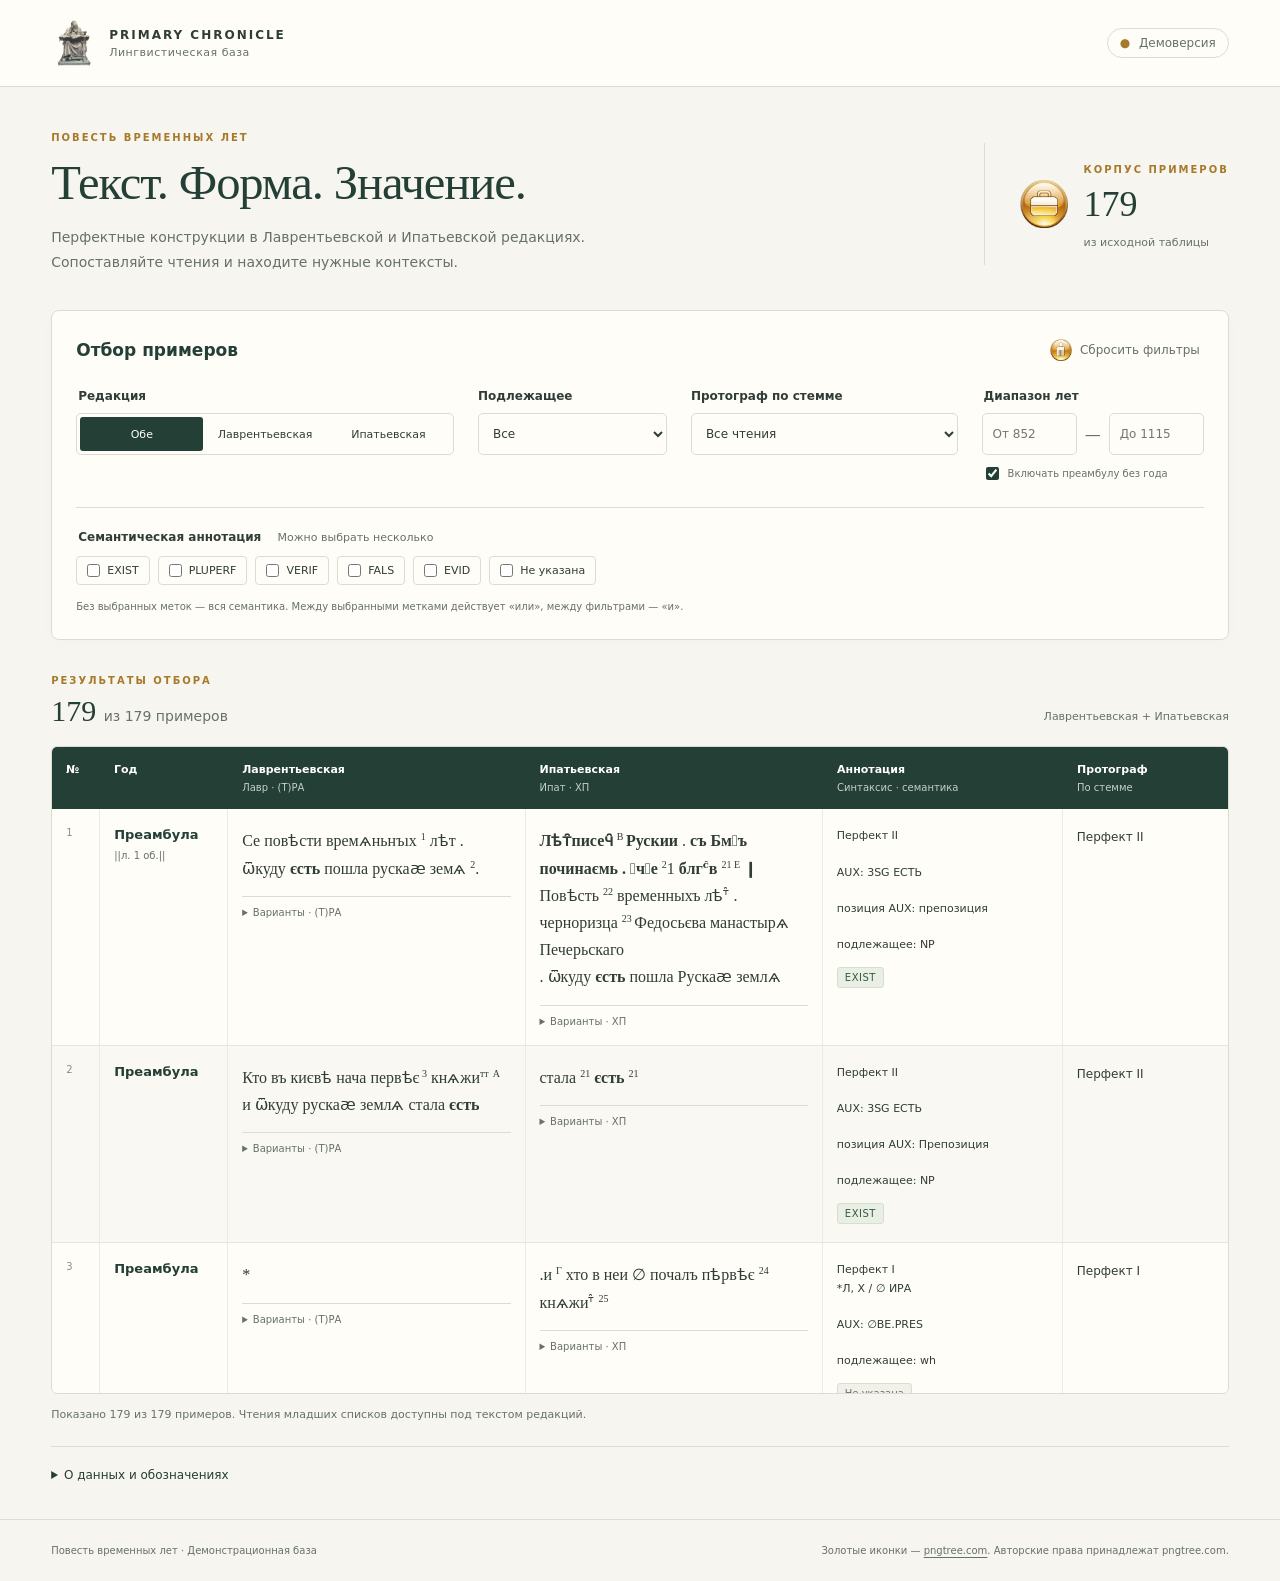
<file: docs/index.html>
<!doctype html>
<html lang="ru">
<head>
  <meta charset="utf-8">
  <meta name="viewport" content="width=device-width, initial-scale=1">
  <meta name="description" content="Лингвистическая база Повести временных лет: сопоставление редакций и отбор примеров по аннотации, протографу и году.">
  <meta name="copyright" content="Golden icons: pngtree.com. Copyright belongs to pngtree.com.">
  <meta name="asset-attribution" content="Золотые иконки предоставлены pngtree.com; авторские права принадлежат pngtree.com.">
  <meta name="theme-color" content="#243f35">
  <title>Повесть временных лет · Лингвистическая база</title>
  <link rel="icon" type="image/png" href="assets/favicon.png">
  <link rel="stylesheet" href="styles.css">
  <script defer src="filter.js"></script>
  <script defer src="app.js"></script>
</head>
<body>
  <header class="masthead">
    <div class="identity"><img src="assets/favicon.png" alt="" width="46" height="46"><span>PRIMARY CHRONICLE <span class="identity-sub">Лингвистическая база</span></span></div>
    <span class="demo-label"><span aria-hidden="true">●</span> Демоверсия</span>
  </header>
  <main>
    <section class="intro" aria-labelledby="page-title">
      <div><p class="eyebrow">ПОВЕСТЬ ВРЕМЕННЫХ ЛЕТ</p><h1 id="page-title">Текст. Форма. Значение.</h1><p class="lead">Перфектные конструкции в Лаврентьевской и Ипатьевской редакциях.<br>Сопоставляйте чтения и находите нужные контексты.</p></div>
      <div class="corpus-note"><img src="assets/business.png" width="48" height="48" alt=""><div><span class="eyebrow">КОРПУС ПРИМЕРОВ</span><strong id="corpus-total">—</strong><span>из исходной таблицы</span></div></div>
    </section>

    <section class="filter-panel" aria-labelledby="filter-title">
      <div class="panel-heading"><h2 id="filter-title">Отбор примеров</h2><button id="reset" type="button"><img src="assets/clean.png" alt="" width="22" height="22">Сбросить фильтры</button></div>
      <form id="filters">
        <div class="filter-grid">
          <fieldset class="edition-field"><legend>Редакция</legend><div class="edition-options"><label><input type="radio" name="edition" value="both" checked><span>Обе</span></label><label><input type="radio" name="edition" value="lavr"><span>Лаврентьевская</span></label><label><input type="radio" name="edition" value="ipat"><span>Ипатьевская</span></label></div></fieldset>
          <div class="filter-field"><label for="subject">Подлежащее</label><select id="subject" name="subject"><option value="">Все</option value="pro">pro — невыраженное</option><option value="NP">NP — именная группа</option></select></div>
          <div class="filter-field"><label for="protograph">Протограф по стемме</label><select id="protograph" name="protograph"><option value="all">Все чтения</option></select></div>
          <fieldset class="year-field"><legend>Диапазон лет</legend><div class="year-inputs"><label class="sr-only" for="year-from">Начальный год</label><input id="year-from" name="from" type="number" step="1" placeholder="От"><span aria-hidden="true">—</span><label class="sr-only" for="year-to">Конечный год</label><input id="year-to" name="to" type="number" step="1" placeholder="До"></div><label class="preamble-option"><input type="checkbox" id="preamble" checked>Включать преамбулу без года</label></fieldset>
        </div>
        <fieldset class="semantic-field"><legend>Семантическая аннотация <span class="legend-note">Можно выбрать несколько</span></legend><div id="semantic-options" class="semantic-options"></div></fieldset>
        <p class="filter-hint">Без выбранных меток — вся семантика. Между выбранными метками действует «или», между фильтрами — «и».</p>
        <p id="year-error" class="error" role="alert" hidden>Начальный год должен быть не больше конечного. Укажите целые годы.</p>
      </form>
    </section>

    <section class="results" aria-labelledby="results-title" aria-busy="true">
      <div class="results-heading"><div><p class="eyebrow">РЕЗУЛЬТАТЫ ОТБОРА</p><h2 id="results-title"><span id="shown">—</span> <span class="count-secondary">из <span id="total">—</span> примеров</span></h2></div><p id="edition-summary">Лаврентьевская + Ипатьевская</p></div>
      <p class="scroll-hint">Прокрутите таблицу вправо, чтобы увидеть все столбцы.</p>
      <div class="table-scroll" tabindex="0" role="region" aria-label="Таблица примеров, прокрутка по горизонтали">
        <table id="corpus-table"><caption class="sr-only">Примеры перфектных конструкций из Повести временных лет</caption><thead><tr><th scope="col" class="number-col">№</th><th scope="col" class="year-col">Год</th><th scope="col" data-edition="lavr">Лаврентьевская <span>Лавр · (Т)РА</span></th><th scope="col" data-edition="ipat">Ипатьевская <span>Ипат · ХП</span></th><th scope="col" class="annotation-col">Аннотация <span>Синтаксис · семантика</span></th><th scope="col" class="protograph-col">Протограф <span>По стемме</span></th></tr></thead><tbody id="rows"></tbody></table>
      </div>
      <p id="status" class="status" role="status" aria-live="polite">Загрузка примеров…</p>
      <noscript><p class="error">Включите JavaScript, чтобы загрузить таблицу и пользоваться фильтрами.</p></noscript>
      <details class="data-note"><summary>О данных и обозначениях</summary><p>Каждая строка соответствует одному примеру исходной таблицы. Основные чтения и варианты младших списков сохранены раздельно. «*» и пустые чтения воспроизводят источник. При выборе одной редакции показываются строки, содержащие её основное чтение или варианты.</p><p>EXIST — экзистенциальный контекст; PLUPERF — отменённый результат, неактуальное прошлое или нереализованная попытка; VERIF — верификация; FALS — фальсификация; EVID — эвиденциальный контекст.</p><p>Пустая семантическая ячейка обозначена «Не указана». В описании источника семантика Перфекта I не указывается; отсутствие метки само по себе не означает, что требуется новая аннотация. Другие типы подлежащего (QP, AP, wh) остаются видимыми при выборе «Все». Смешанные и сомнительные пометы сохранены в синтаксисе; при явном указании редакции фильтр подлежащего учитывает это указание.</p><p>Преамбула не датирована и включается отдельным переключателем независимо от диапазона лет. Варианты написания «Перфект Ia / Iа» и пробелы унифицированы только в списке выбора протографа; исходное чтение остаётся в таблице.</p></details>
    </section>
  </main>
  <footer><span>Повесть временных лет · Демонстрационная база</span><span>Золотые иконки — <a href="https://pngtree.com/" target="_blank" rel="noopener noreferrer">pngtree.com</a>. Авторские права принадлежат pngtree.com.</span></footer>
</body>
</html>
</file>
<file: docs/styles.css>
:root {
  color-scheme:light;
  --paper:#f7f5ef;
  --ink:#243f35;
  --text:#303d37;
  --muted:#667168;
  --line:#dddcd2;
  --gold:#a7792b;
  --serif:Georgia,'Times New Roman',serif;
  font-family:system-ui,-apple-system,'Segoe UI',sans-serif;
  color:var(--text);
  background:var(--paper)
}

* {
  box-sizing:border-box
}

body {
  margin:0
}

button,input,select {
  font:inherit
}

button,input,select,a,summary {
  -webkit-tap-highlight-color:transparent
}

button,select,summary {
  cursor:pointer
}

button {
  color:var(--ink)
}

button:focus-visible,a:focus-visible,summary:focus-visible,.table-scroll:focus-visible {
  outline:3px solid var(--gold);
  outline-offset:4px
}

input:focus-visible,select:focus-visible {
  outline:2px solid var(--gold);
  outline-offset:2px
}

[hidden] {
  display:none!important
}

.masthead {
  border-bottom:1px solid var(--line);
  padding:20px 4%;
  display:flex;
  justify-content:space-between;
  align-items:center;
  background:#fffdf8
}

.identity {
  display:flex;
  gap:12px;
  align-items:center;
  font-size:12px;
  letter-spacing:2px;
  font-weight:700
}

.identity img {
  object-fit:contain
}

.identity-sub {
  display:block;
  font-size:11px;
  font-weight:400;
  letter-spacing:.5px;
  margin-top:4px;
  color:var(--muted)
}

.demo-label {
  font-size:12px;
  border:1px solid var(--line);
  border-radius:20px;
  padding:7px 12px;
  color:var(--muted)
}

.demo-label span {
  color:var(--gold);
  margin-right:5px
}

main {
  max-width:1600px;
  margin:auto;
  padding:0 4%
}

.intro {
  display:flex;
  justify-content:space-between;
  align-items:center;
  gap:32px;
  padding:45px 0 35px
}

.eyebrow {
  font-size:10px;
  letter-spacing:2px;
  color:var(--gold);
  font-weight:700;
  margin:0 0 12px
}

h1 {
  font-family:var(--serif);
  font-weight:400;
  font-size:clamp(30px,3.8vw,52px);
  letter-spacing:-1.1px;
  color:var(--ink);
  margin:0 0 14px
}

.lead {
  color:var(--muted);
  font-size:14px;
  line-height:1.8;
  margin:0
}

.corpus-note {
  display:flex;
  gap:16px;
  border-left:1px solid var(--line);
  padding:15px 0 15px 35px;
  align-items:center;
  min-width:235px
}

.corpus-note img {
  object-fit:contain
}

.corpus-note strong {
  display:block;
  font:36px var(--serif);
  margin:6px 0;
  color:var(--ink)
}

.corpus-note div>span:last-child {
  font-size:11px;
  color:var(--muted)
}

.filter-panel {
  background:#fffdf8;
  border:1px solid var(--line);
  border-radius:8px;
  padding:24px;
  box-shadow:0 4px 16px #243f3504
}

.panel-heading {
  display:flex;
  justify-content:space-between;
  align-items:center;
  margin-bottom:24px;
  gap:15px
}

h2 {
  font-size:17px;
  font-weight:600;
  color:var(--ink);
  margin:0
}

.panel-heading button {
  display:flex;
  align-items:center;
  gap:8px;
  border:0;
  background:transparent;
  padding:4px;
  font-size:12px;
  color:var(--muted)
}

.panel-heading button:hover {
  color:var(--ink)
}

fieldset {
  margin:0;
  padding:0;
  border:0;
  min-width:0
}

legend,.filter-field>label {
  display:block;
  font-size:12px;
  font-weight:600;
  margin-bottom:10px
}

.filter-grid {
  display:grid;
  grid-template-columns:1.7fr .85fr 1.2fr 1fr;
  gap:24px
}

.edition-options {
  display:flex;
  border:1px solid var(--line);
  border-radius:5px;
  padding:3px;
  min-height:42px
}

.edition-options label {
  flex:1;
  display:flex;
  position:relative;
  cursor:pointer;
}

.edition-options input {
  position:absolute;
  opacity:0;
  inset:0;
  margin:0;
  width:100%;
  height:100%;
  z-index:1;
  cursor:pointer;
}

.edition-options span {
  display:flex;
  align-items:center;
  justify-content:center;
  font-size:11px;
  flex:1;
  padding:7px 9px;
  border-radius:3px;
  white-space:nowrap
}

.edition-options input:checked+span {
  background:var(--ink);
  color:#fff
}

.edition-options input:focus-visible+span {
  outline:2px solid var(--gold);
  outline-offset:1px
}

select,input[type=number] {
  width:100%;
  min-height:42px;
  border:1px solid var(--line);
  border-radius:5px;
  background:#fffdf8;
  padding:9px 10px;
  color:var(--text);
  font-size:12px
}

select {
  padding-right:25px
}

.year-inputs {
  display:flex;
  align-items:center;
  gap:8px
}

.year-inputs input {
  min-width:0
}

.year-inputs span {
  color:var(--muted)
}

.preamble-option {
  display:flex;
  gap:6px;
  align-items:center;
  font-size:10px;
  color:var(--muted);
  margin-top:9px
}

input[type=checkbox] {
  accent-color:var(--ink)
}

.semantic-field {
  margin-top:24px;
  padding-top:22px;
  border-top:1px solid var(--line)
}

.legend-note {
  font-weight:400;
  color:var(--muted);
  font-size:11px;
  margin-left:12px
}

.semantic-field legend {
  float:left;
  width:100%;
  margin-bottom:12px
}

.semantic-options {
  display:flex;
  gap:8px;
  flex-wrap:wrap;
  clear:both
}

.semantic-options label {
  display:flex;
  align-items:center;
  gap:7px;
  border:1px solid var(--line);
  border-radius:4px;
  padding:7px 10px;
  font-size:11px;
  cursor:pointer;
  transition:background .15s
}

.semantic-options label:has(input:checked) {
  background:#edf1e9;
  border-color:#829a85
}

.semantic-options input {
  margin:0
}

.semantic-options label:hover {
  background:#f3f1e8
}

.filter-hint {
  font-size:10px;
  line-height:1.6;
  color:var(--muted);
  margin:14px 0 0
}

.error {
  font-size:12px;
  line-height:1.5;
  color:#a33626;
  padding:12px;
  background:#fff0e9;
  border-radius:4px
}

.results {
  margin:35px 0 32px
}

.results-heading {
  display:flex;
  justify-content:space-between;
  align-items:flex-end;
  gap:16px;
  margin-bottom:18px
}

.results-heading .eyebrow {
  margin-bottom:8px
}

.results-heading h2 {
  font:30px var(--serif)
}

.count-secondary {
  font:14px system-ui,sans-serif;
  color:var(--muted)
}

.results-heading>p {
  font-size:11px;
  color:var(--muted);
  margin:0 0 5px
}

.table-scroll {
  border:1px solid var(--line);
  border-radius:6px;
  overflow:auto;
  max-height:72vh;
  background:#fffdf8
}

table {
  width:100%;
  border-collapse:separate;
  border-spacing:0;
  font-size:12px;
  table-layout:fixed;
  min-width:1020px
}

th {
  position:sticky;
  top:0;
  background:var(--ink);
  color:#fff;
  text-align:left;
  vertical-align:top;
  font-size:11px;
  padding:16px 14px;
  font-weight:600;
  z-index:1
}

th span {
  display:block;
  color:#c5d0c7;
  font-size:10px;
  font-weight:400;
  margin-top:6px
}

.number-col {
  width:48px
}

.year-col {
  width:128px
}

.annotation-col {
  width:240px
}

.protograph-col {
  width:165px
}

td {
  border-bottom:1px solid #e7e5dc;
  border-right:1px solid #eceae2;
  padding:18px 14px;
  vertical-align:top;
  overflow-wrap:anywhere
}

td:last-child {
  border-right:0
}

tbody tr:last-child td {
  border-bottom:0
}

tbody tr:nth-child(even) {
  background:#f9f8f2
}

tbody tr:hover {
  background:#f0f2e9
}

.row-number {
  color:#89918a;
  font-size:10px;
  font-variant-numeric:tabular-nums
}

.year-label {
  font-size:13px;
  font-weight:600;
  color:var(--ink);
  white-space:nowrap;
}

.folio {
  display:block;
  font-size:10px;
  color:var(--muted);
  margin-top:8px;
  white-space:pre-line
}

.manuscript {
  font-family:'Times New Roman',Georgia,serif;
  font-size:16px;
  line-height:1.7;
  white-space:pre-wrap
}

.manuscript sup,.manuscript sub {
  font-size:10px
}

.variants {
  margin-top:14px;
  padding-top:10px;
  border-top:1px solid var(--line);
  color:var(--muted)
}

.variants summary {
  font-size:10px
}

.variants .manuscript {
  font-size:14px;
  margin-top:8px
}

.syntax {
  font-size:11px;
  line-height:1.65;
  white-space:pre-line
}

.semantic-tag {
  display:inline-block;
  margin-top:13px;
  padding:4px 7px;
  background:#e9efe5;
  color:#365a3c;
  border:1px solid #d5dfce;
  border-radius:3px;
  font-size:10px;
  letter-spacing:.5px
}

.semantic-tag.empty {
  background:#f2f0e9;
  color:var(--muted);
  border-color:var(--line);
  letter-spacing:0
}

.protograph {
  font-size:12px;
  line-height:1.7;
  white-space:pre-line
}

.status {
  font-size:11px;
  color:var(--muted);
  line-height:1.6;
  margin:12px 0 0
}

.scroll-hint {
  display:none;
  font-size:11px;
  line-height:1.6;
  color:var(--muted);
  margin:0 0 10px;
}

.data-note {
  border-top:1px solid var(--line);
  padding-top:18px;
  margin-top:22px;
  color:var(--muted);
  font-size:12px;
  line-height:1.8
}

.data-note summary {
  color:var(--ink);
  font-weight:500
}

.data-note p {
  max-width:900px
}

footer {
  border-top:1px solid var(--line);
  padding:22px 4%;
  display:flex;
  justify-content:space-between;
  gap:16px;
  color:var(--muted);
  font-size:10px;
  line-height:1.7
}

a {
  color:inherit;
  text-underline-offset:3px
}

.sr-only {
  position:absolute;
  width:1px;
  height:1px;
  padding:0;
  margin:-1px;
  overflow:hidden;
  clip:rect(0,0,0,0);
  white-space:nowrap;
  border:0
}

@media(min-width:1500px) {
  .filter-grid {
    grid-template-columns:1.5fr 1fr 1.3fr 1fr
  }
}

@media(max-width:1150px) {
  .filter-grid {
    grid-template-columns:1.4fr 1fr;
    gap:22px
  }
  .year-field {
    max-width:350px
  }
  .corpus-note {
    min-width:200px;
    padding-left:24px
  }
  .edition-options span {
    font-size:12px
  }
}

@media(max-width:650px) {
  .scroll-hint {
    display:block;
  }
  .masthead {
    padding:14px 5%
  }
  .identity {
    font-size:10px;
    letter-spacing:1px
  }
  .identity img {
    width:35px;
    height:35px
  }
  .demo-label {
    font-size:10px;
    padding:6px 9px
  }
  main {
    padding:0 5%
  }
  .intro {
    padding:30px 0 26px;
    align-items:flex-start;
    gap:16px
  }
  .corpus-note {
    display:none
  }
  .lead {
    font-size:12px
  }
  .filter-panel {
    padding:18px
  }
  .filter-grid {
    grid-template-columns:1fr;
    gap:20px
  }
  .year-field {
    max-width:none
  }
  .panel-heading {
    align-items:flex-start
  }
  .panel-heading h2 {
    font-size:15px
  }
  .panel-heading button {
    font-size:10px;
    gap:5px
  }
  .legend-note {
    display:block;
    margin:6px 0 0
  }
  .results-heading {
    align-items:flex-start;
    flex-direction:column;
    gap:10px
  }
  .results-heading h2 {
    font-size:28px
  }
  footer {
    flex-direction:column;
    padding:20px 5%;
    gap:8px
  }
  .table-scroll {
    max-height:65vh
  }
}
</file>
